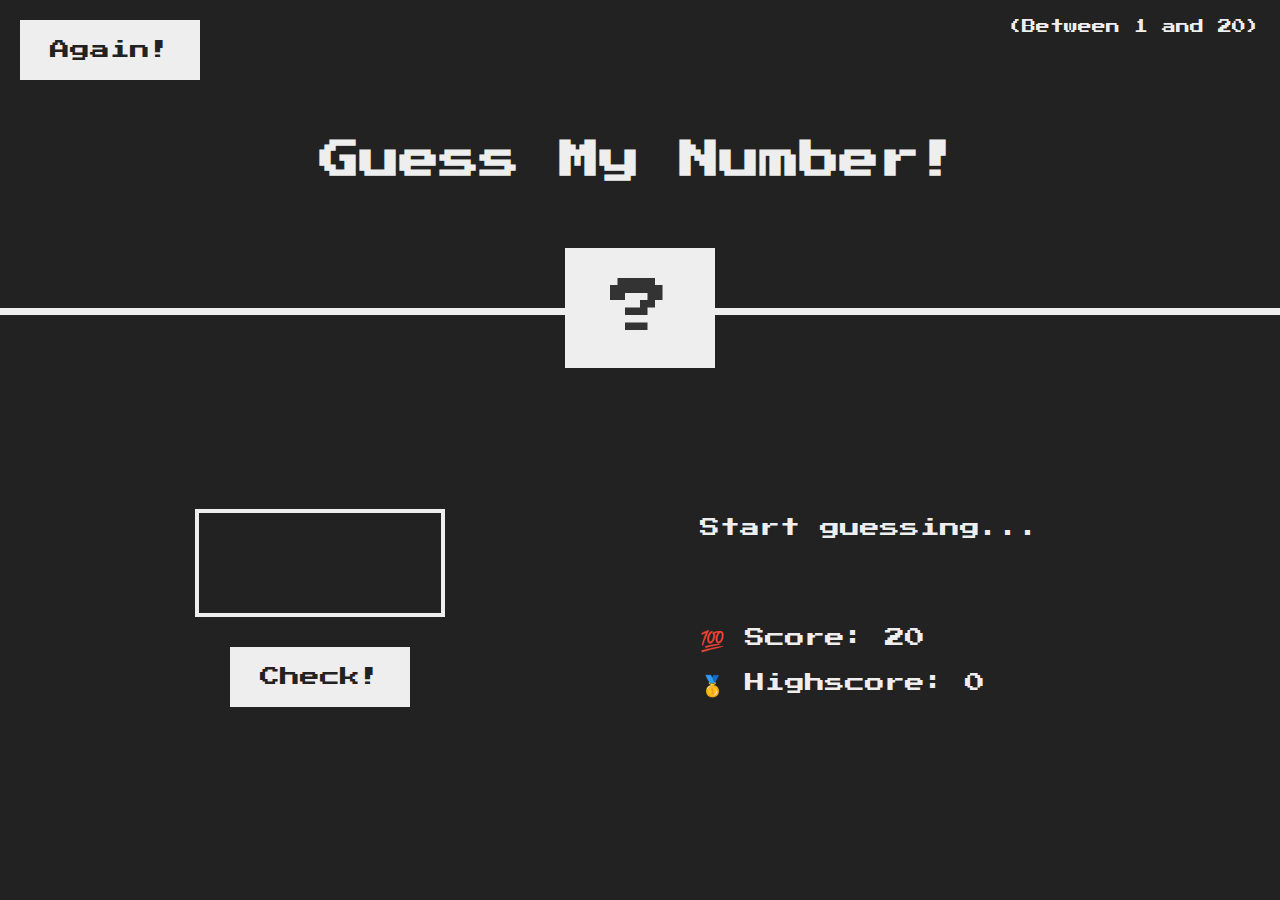
<file: GuessMyNumber/index.html>
<!DOCTYPE html>
<html lang="en">
  <head>
    <meta charset="UTF-8" />
    <meta name="viewport" content="width=device-width, initial-scale=1.0" />
    <meta http-equiv="X-UA-Compatible" content="ie=edge" />
    <link rel="stylesheet" href="style.css" />
    <title>Guess My Number!</title>
  </head>
  <body>
    <header>
      <h1>Guess My Number!</h1>
      <p class="between">(Between 1 and 20)</p>
      <button class="btn again">Again!</button>
      <div class="number">?</div>
    </header>
    <main>
      <section class="left">
        <input type="number" class="guess" />
        <button class="btn check">Check!</button>
      </section>
      <section class="right">
        <p class="message">Start guessing...</p>
        <p class="label-score">💯 Score: <span class="score">20</span></p>
        <p class="label-highscore">
          🥇 Highscore: <span class="highScore">0</span>
        </p>
      </section>
    </main>
    <script src="script.js"></script>
  </body>
</html>
</file>
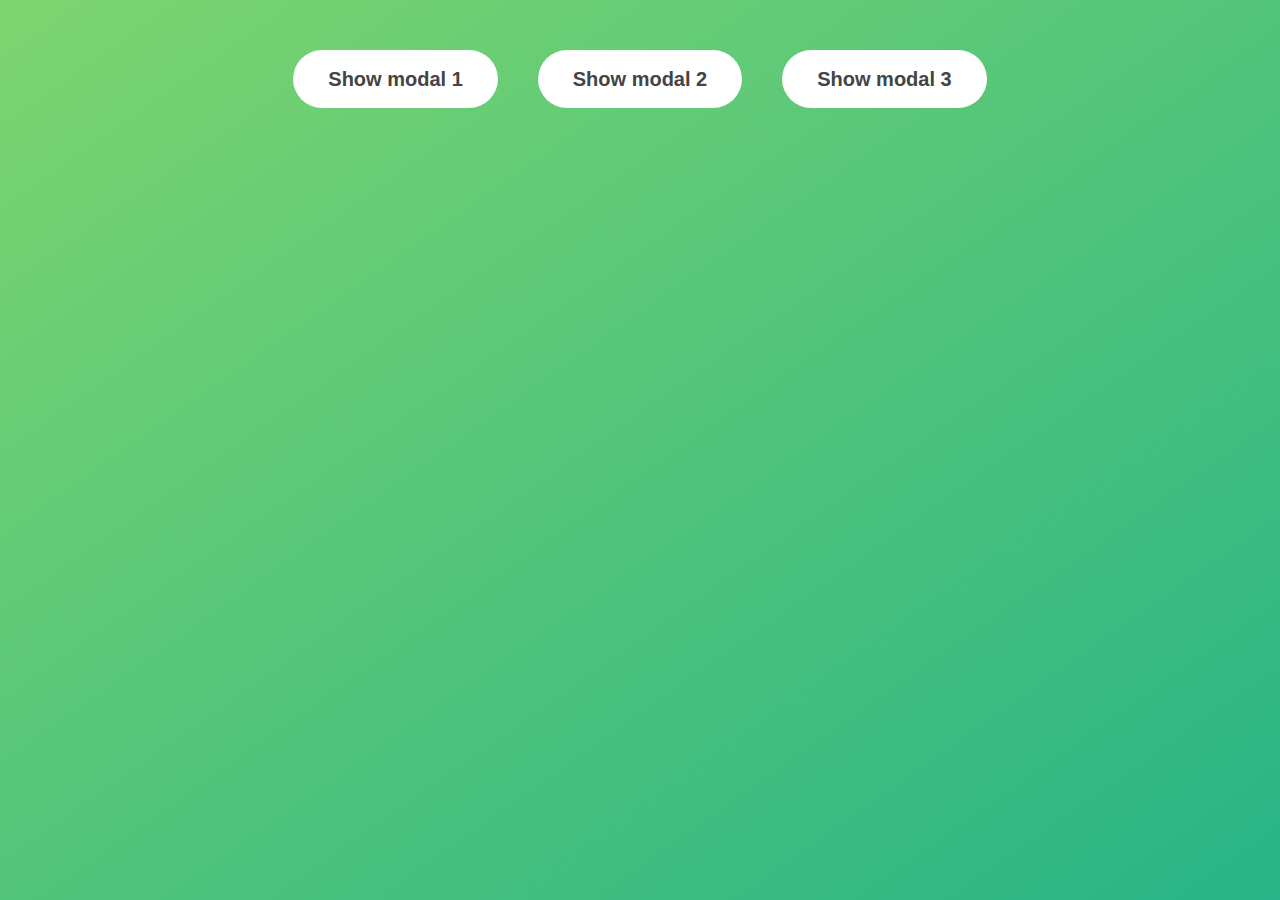
<file: ModelWindow/index.html>
<!DOCTYPE html>
<html lang="en">
  <head>
    <meta charset="UTF-8" />
    <meta name="viewport" content="width=device-width, initial-scale=1.0" />
    <meta http-equiv="X-UA-Compatible" content="ie=edge" />
    <link rel="stylesheet" href="style.css" />
    <title>Modal window</title>
  </head>
  <body>
    <button class="show-modal">Show modal 1</button>
    <button class="show-modal">Show modal 2</button>
    <button class="show-modal">Show modal 3</button>

    <div class="modal hidden">
      <button class="close-modal">&times;</button>
      <h1>I'm a modal window 😍</h1>
      <p>
        Lorem ipsum dolor sit amet, consectetur adipisicing elit, sed do eiusmod
        tempor incididunt ut labore et dolore magna aliqua. Ut enim ad minim
        veniam, quis nostrud exercitation ullamco laboris nisi ut aliquip ex ea
        commodo consequat. Duis aute irure dolor in reprehenderit in voluptate
        velit esse cillum dolore eu fugiat nulla pariatur. Excepteur sint
        occaecat cupidatat non proident, sunt in culpa qui officia deserunt
        mollit anim id est laborum.
      </p>
    </div>
    <div class="overlay hidden"></div>

    <script src="script.js"></script>
  </body>
</html>
</file>
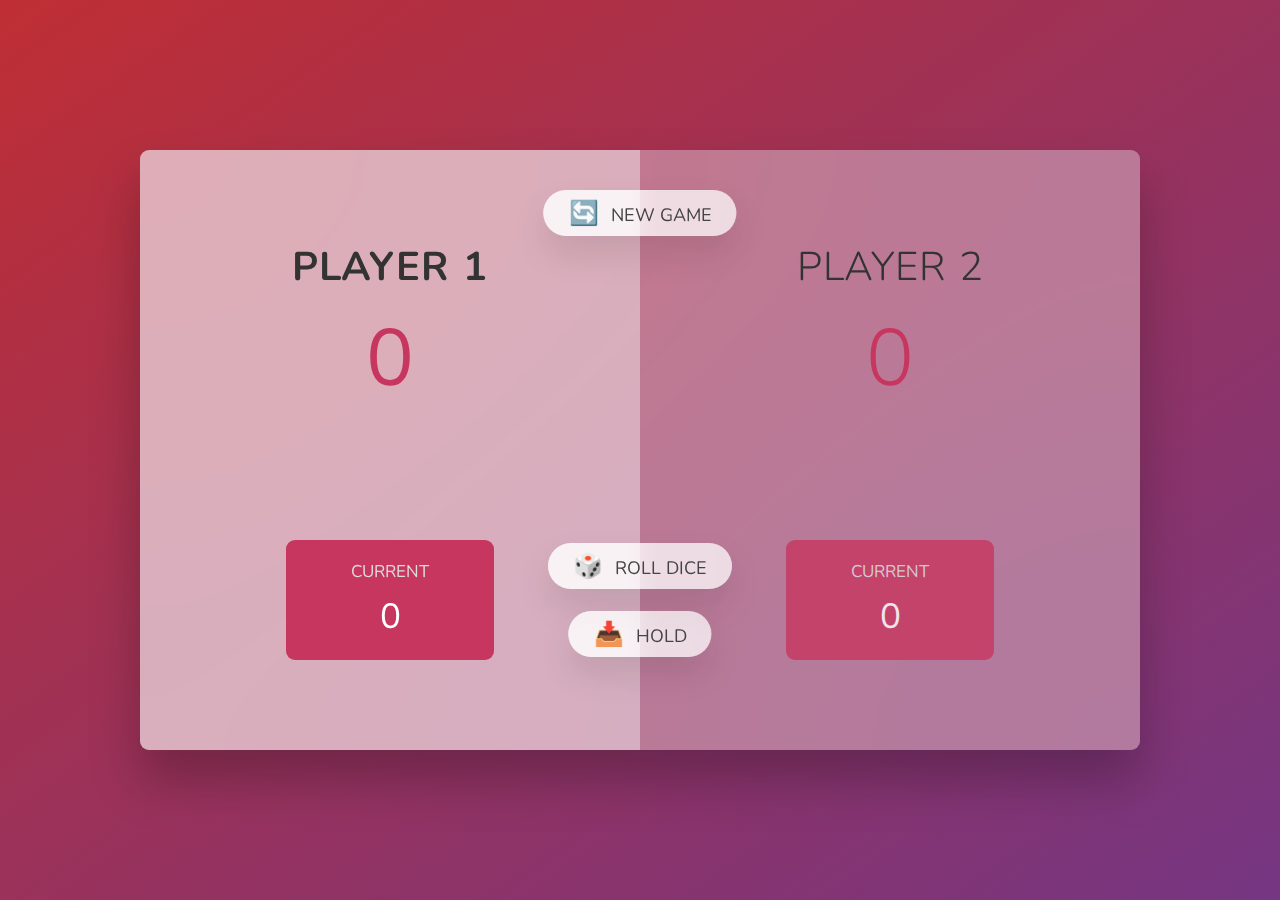
<file: PigGame/index.html>
<!DOCTYPE html>
<html lang="en">
  <head>
    <meta charset="UTF-8" />
    <meta name="viewport" content="width=device-width, initial-scale=1.0" />
    <meta http-equiv="X-UA-Compatible" content="ie=edge" />
    <link rel="stylesheet" href="style.css" />
    <title>Pig Game</title>
  </head>
  <body>
    <main>
      <section class="player player--0 player--active">
        <h2 class="name" id="name--0">Player 1</h2>
        <p class="score" id="score--0">43</p>
        <div class="current">
          <p class="current-label">Current</p>
          <p class="current-score" id="current--0">0</p>
        </div>
      </section>
      <section class="player player--1">
        <h2 class="name" id="name--1">Player 2</h2>
        <p class="score" id="score--1">24</p>
        <div class="current">
          <p class="current-label">Current</p>
          <p class="current-score" id="current--1">0</p>
        </div>
      </section>

      <img src="dice-5.png" alt="Playing dice" class="dice" />
      <button class="btn btn--new">🔄 New game</button>
      <button class="btn btn--roll">🎲 Roll dice</button>
      <button class="btn btn--hold">📥 Hold</button>
    </main>
    <script src="script.js"></script>
  </body>
</html>
</file>
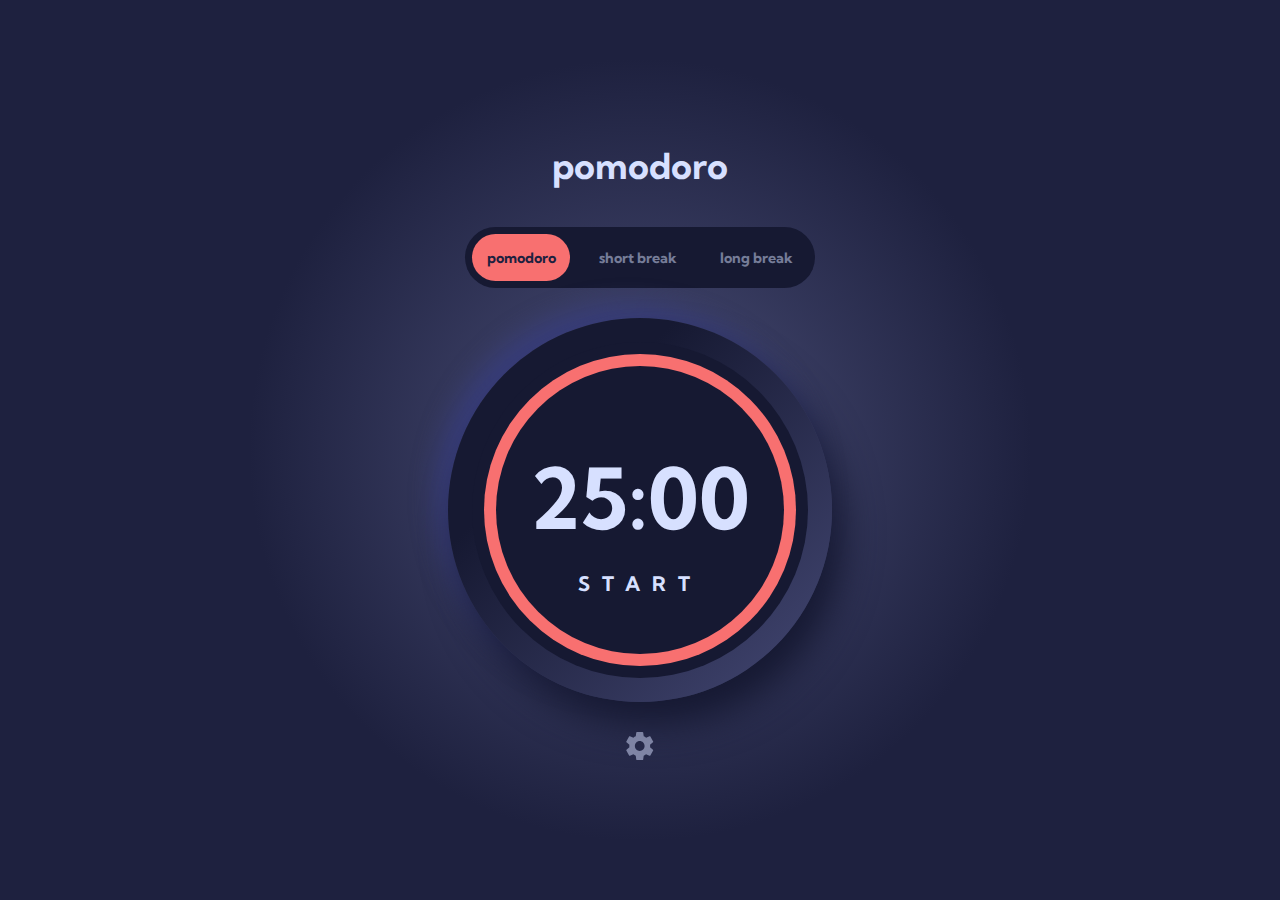
<file: PomodoroApp/index.html>
<!DOCTYPE html>
<html lang="en">

<head>
    <meta charset="UTF-8">
    <meta http-equiv="X-UA-Compatible" content="IE=edge">
    <meta name="viewport" content="width=device-width, initial-scale=1.0">
    <link rel="stylesheet" href="style.css">
    <script src="script.js" defer></script>
    <title>Pomodoro App</title>
</head>

<body>
    <div class="container">
        <h2>pomodoro</h2>
        <div class="time-options">
            <div class="time-option active" data-time="25" id="pomodoro">pomodoro</div>
            <div class="time-option" data-time="5" id="short">short break</div>
            <div class="time-option" data-time="15" id="long">Long Break</div>
        </div>
        <div class="timer-wrapper">
            <div class="timer-wrapper-middle">

                <div class="timer-wrapper-inner">
                    <h1 id="time">
                        <span id="min">25</span>
                        <span>:</span>
                        <span id="sec">00</span>
                    </h1>
                    <small>Start</small>
                </div>
            </div>
        </div>
        <div class="settings-icon">
            <img src="./images/settings.svg" alt="settings">
        </div>
        <dialog>
            <div class="settings-wrapper">
                <div class="top">
                    <h3>Settings</h3>
                    <button class="settings-cross">x</button>
                </div>
                <hr id="shr">
                <div class="bottom">
                    <div class="time-settings">
                        <p>Time (Minutes)</p>
                        <div class="settings">
                            <div class="setting">
                                <label for="pomodoro-length">Pomodoro</label>
                                <input type="number" id="pomodoro-length" value="25">
                            </div>
                            <div class="setting">
                                <label for="short-break-length">Short Break</label>
                                <input type="number" id="short-break-length" value="5">
                            </div>
                            <div class="setting">
                                <label for="long-break-length">Long Break</label>
                                <input type="number" id="long-break-length" value="15">
                            </div>
                        </div>
                    </div>
                    <hr>
                    <div class="font-settings">
                        <p>Font</p>
                        <div class="font-options">
                            <div class="font-option active font-1" data-font="var(--font-1)">Aa</div>
                            <div class="font-option font-2" data-font="var(--font-2)">Aa</div>
                            <div class="font-option font-3" data-font="var(--font-3)">Aa</div>
                        </div>
                    </div>
                    <hr>
                    <div class="color-settings">
                        <p>color</p>
                        <div class="color-options">
                            <div class="color-option active color-1" data-color="var(--accent-1)"></div>
                            <div class="color-option color-2" data-color="var(--accent-2)"></div>
                            <div class="color-option color-3" data-color="var(--accent-3)"></div>
                        </div>
                    </div>
                </div>
                <button>Apply</button>
            </div>

        </dialog>
    </div>
</body>

</html>
</file>
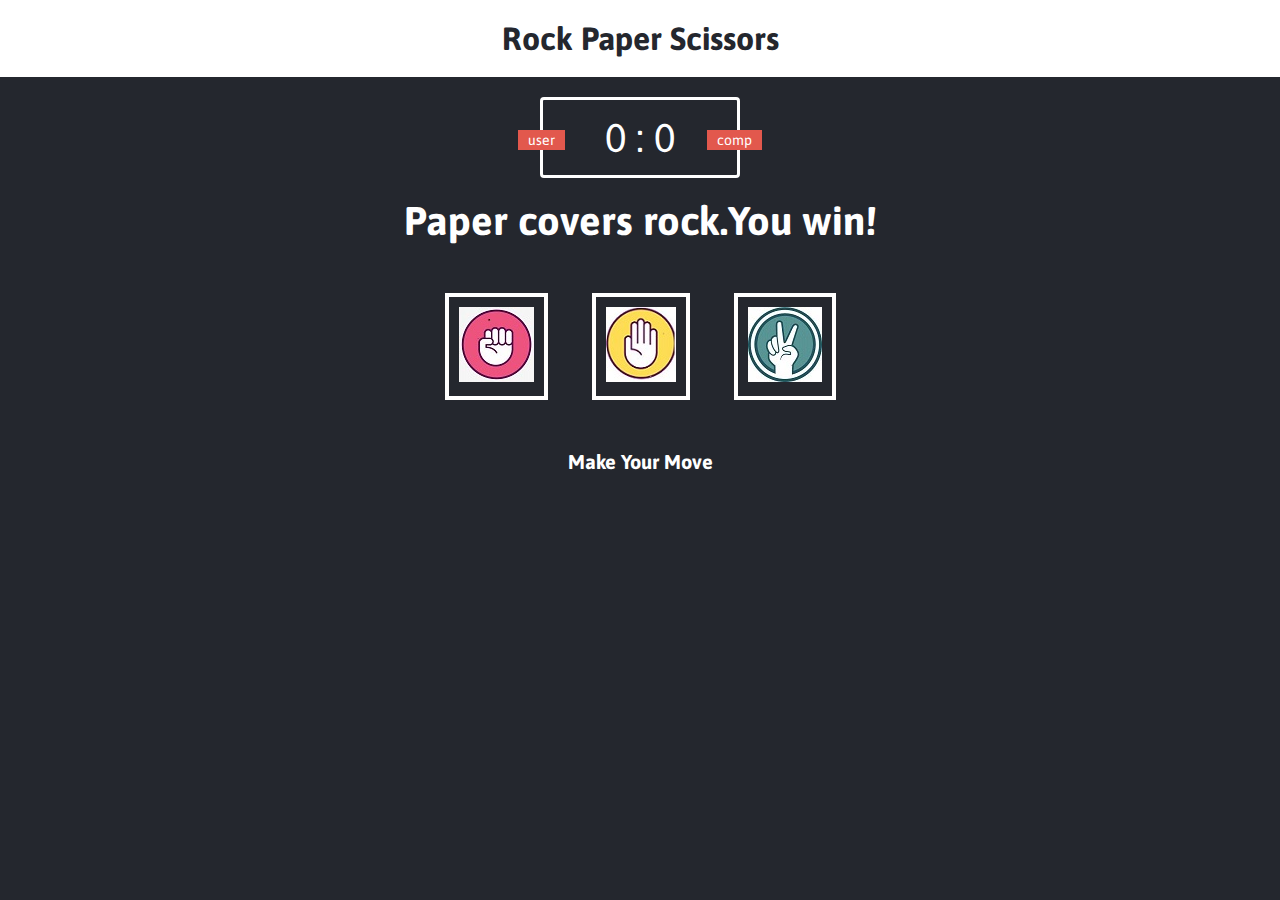
<file: RockPaperScissor/index.html>
<!DOCTYPE html>
<html lang="en">
<head>
    <meta charset="UTF-8">
    <meta http-equiv="X-UA-Compatible" content="IE=edge">
    <meta name="viewport" content="width=device-width, initial-scale=1.0">
    <title>Rock Paper Scissors Game</title>
    <link rel="stylesheet" href="style.css">
</head>
<body>
    <header>
        <h1>Rock Paper Scissors</h1>
    </header>
    <div class="score-board">
        <div id="user-label" class="badge">user</div>
        <div id="computer-label" class="badge">comp</div>
        <span id="user-score">0 :</span>
        <span id="computer-score">0</span>
    </div>

    <div class="result">
        <p>Paper covers rock.You win!</p>
    </div>

    <div class="choices">
        <div class="choice">
            <img src="images/Rock.jfif" id="r" class="src">
        </div>  
        <div class="choice">
            <img src="images/Paper.jfif" id="p" class="src">
        </div>
        <div class="choice">
            <img src="images/scissor.jfif" id="s" class="src">
        </div>
    </div>

    <p id="action-message">Make Your Move</p>
    <script src="app.js"></script>
</body>
</html>
</file>
<file: GuessMyNumber/style.css>
@import url("https://fonts.googleapis.com/css?family=Press+Start+2P&display=swap");

* {
  margin: 0;
  padding: 0;
  box-sizing: inherit;
}

html {
  font-size: 62.5%;
  box-sizing: border-box;
}

body {
  font-family: "Press Start 2P", sans-serif;
  color: #eee;
  background-color: #222;
  /* background-color: #60b347; */
}

/* LAYOUT */
header {
  position: relative;
  height: 35vh;
  border-bottom: 7px solid #eee;
}

main {
  height: 65vh;
  color: #eee;
  display: flex;
  align-items: center;
  justify-content: space-around;
}

.left {
  width: 52rem;
  display: flex;
  flex-direction: column;
  align-items: center;
}

.right {
  width: 52rem;
  font-size: 2rem;
}

/* ELEMENTS STYLE */
h1 {
  font-size: 4rem;
  text-align: center;
  position: absolute;
  width: 100%;
  top: 52%;
  left: 50%;
  transform: translate(-50%, -50%);
}

.number {
  background: #eee;
  color: #333;
  font-size: 6rem;
  width: 15rem;
  padding: 3rem 0rem;
  text-align: center;
  position: absolute;
  bottom: 0;
  left: 50%;
  transform: translate(-50%, 50%);
}

.between {
  font-size: 1.4rem;
  position: absolute;
  top: 2rem;
  right: 2rem;
}

.again {
  position: absolute;
  top: 2rem;
  left: 2rem;
}

.guess {
  background: none;
  border: 4px solid #eee;
  font-family: inherit;
  color: inherit;
  font-size: 5rem;
  padding: 2.5rem;
  width: 25rem;
  text-align: center;
  display: block;
  margin-bottom: 3rem;
}

.btn {
  border: none;
  background-color: #eee;
  color: #222;
  font-size: 2rem;
  font-family: inherit;
  padding: 2rem 3rem;
  cursor: pointer;
}

.btn:hover {
  background-color: #ccc;
}

.message {
  margin-bottom: 8rem;
  height: 3rem;
}

.label-score {
  margin-bottom: 2rem;
}
</file>
<file: ModelWindow/style.css>
* {
  margin: 0;
  padding: 0;
  box-sizing: inherit;
}

html {
  font-size: 62.5%;
  box-sizing: border-box;
}

body {
  font-family: sans-serif;
  color: #333;
  line-height: 1.5;
  height: 100vh;
  position: relative;
  display: flex;
  align-items: flex-start;
  justify-content: center;
  background: linear-gradient(to top left, #28b487, #7dd56f);
}

.show-modal {
  font-size: 2rem;
  font-weight: 600;
  padding: 1.75rem 3.5rem;
  margin: 5rem 2rem;
  border: none;
  background-color: #fff;
  color: #444;
  border-radius: 10rem;
  cursor: pointer;
}

.close-modal {
  position: absolute;
  top: 1.2rem;
  right: 2rem;
  font-size: 5rem;
  color: #333;
  cursor: pointer;
  border: none;
  background: none;
}

h1 {
  font-size: 2.5rem;
  margin-bottom: 2rem;
}

p {
  font-size: 1.8rem;
}

/* -------------------------- */
/* CLASSES TO MAKE MODAL WORK */
.hidden {
  display: none;
}

.modal {
  position: absolute;
  top: 50%;
  left: 50%;
  transform: translate(-50%, -50%);
  width: 70%;

  background-color: white;
  padding: 6rem;
  border-radius: 5px;
  box-shadow: 0 3rem 5rem rgba(0, 0, 0, 0.3);
  z-index: 10;
}

.overlay {
  position: absolute;
  top: 0;
  left: 0;
  width: 100%;
  height: 100%;
  background-color: rgba(0, 0, 0, 0.6);
  backdrop-filter: blur(3px);
  z-index: 5;
}
</file>
<file: PigGame/style.css>
@import url('https://fonts.googleapis.com/css2?family=Nunito&display=swap');

* {
  margin: 0;
  padding: 0;
  box-sizing: inherit;
}

html {
  font-size: 62.5%;
  box-sizing: border-box;
}

body {
  font-family: 'Nunito', sans-serif;
  font-weight: 400;
  height: 100vh;
  color: #333;
  background-image: linear-gradient(to top left, #753682 0%, #bf2e34 100%);
  display: flex;
  align-items: center;
  justify-content: center;
}

/* LAYOUT */
main {
  position: relative;
  width: 100rem;
  height: 60rem;
  background-color: rgba(255, 255, 255, 0.35);
  backdrop-filter: blur(200px);
  filter: blur();
  box-shadow: 0 3rem 5rem rgba(0, 0, 0, 0.25);
  border-radius: 9px;
  overflow: hidden;
  display: flex;
}

.player {
  flex: 50%;
  padding: 9rem;
  display: flex;
  flex-direction: column;
  align-items: center;
  transition: all 0.75s;
}

/* ELEMENTS */
.name {
  position: relative;
  font-size: 4rem;
  text-transform: uppercase;
  letter-spacing: 1px;
  word-spacing: 2px;
  font-weight: 300;
  margin-bottom: 1rem;
}

.score {
  font-size: 8rem;
  font-weight: 300;
  color: #c7365f;
  margin-bottom: auto;
}

.player--active {
  background-color: rgba(255, 255, 255, 0.4);
}
.player--active .name {
  font-weight: 700;
}
.player--active .score {
  font-weight: 400;
}

.player--active .current {
  opacity: 1;
}

.current {
  background-color: #c7365f;
  opacity: 0.8;
  border-radius: 9px;
  color: #fff;
  width: 65%;
  padding: 2rem;
  text-align: center;
  transition: all 0.75s;
}

.current-label {
  text-transform: uppercase;
  margin-bottom: 1rem;
  font-size: 1.7rem;
  color: #ddd;
}

.current-score {
  font-size: 3.5rem;
}

/* ABSOLUTE POSITIONED ELEMENTS */
.btn {
  position: absolute;
  left: 50%;
  transform: translateX(-50%);
  color: #444;
  background: none;
  border: none;
  font-family: inherit;
  font-size: 1.8rem;
  text-transform: uppercase;
  cursor: pointer;
  font-weight: 400;
  transition: all 0.2s;

  background-color: white;
  background-color: rgba(255, 255, 255, 0.6);
  backdrop-filter: blur(10px);

  padding: 0.7rem 2.5rem;
  border-radius: 50rem;
  box-shadow: 0 1.75rem 3.5rem rgba(0, 0, 0, 0.1);
}

.btn::first-letter {
  font-size: 2.4rem;
  display: inline-block;
  margin-right: 0.7rem;
}

.btn--new {
  top: 4rem;
}
.btn--roll {
  top: 39.3rem;
}
.btn--hold {
  top: 46.1rem;
}

.btn:active {
  transform: translate(-50%, 3px);
  box-shadow: 0 1rem 2rem rgba(0, 0, 0, 0.15);
}

.btn:focus {
  outline: none;
}

.dice {
  position: absolute;
  left: 50%;
  top: 16.5rem;
  transform: translateX(-50%);
  height: 10rem;
  box-shadow: 0 2rem 5rem rgba(0, 0, 0, 0.2);
}

.player--winner {
  background-color: #2f2f2f;
}

.player--winner .name {
  font-weight: 700;
  color: #c7365f;
}

.hidden {
  display: none;
}
</file>
<file: PomodoroApp/style.css>
@import url(https://fonts.googleapis.com/css?family=Kumbh+Sans:300,400,700|Roboto+Slab:300,400,700|Space+Mono:300,400,700);

*,
*::after,
*::before {
    box-sizing: border-box;
}

:root {
    --clr-bg: #1e213f;
    --accent-1: #f87070;
    --accent-2: #70f3f8;
    --accent-3: #d881f8;
    --font-1: "Kumbh Sans", sans-serif;
    --font-2: "Roboto Slab", serif;
    --font-3: "Space Mono", monospace;
    --clr-text: #d7e0ff;
    --clr-text-dark: #1e213f;
    --clr-setting-text: #161932;
    --clr-setting-bg: #fff;
    --input-bg : #eff1fa;

    --accent-default: #f87070;
    --font-default: "Kumbh Sans", sans-serif;
    --clr-timer-bg: #161932;
}

body {
    display: flex;
    align-items: center;
    justify-content: center;
    min-height: 100vh;
    background-color: var(--clr-bg);
    background: radial-gradient(circle, #4a4e77 0%, var(--clr-bg) 50%);
    font-family: var(--font-default);
    color: var(--clr-text);
    font-size: 1.5em;
    margin: 0;
    overflow-x: hidden;
}

body.end {
    color: var(--accent-default);
    animation: blinker 0.5s linear infinite;
}

@keyframes blinker {
    50% {
        opacity: 0;
    }
}

.container {
    display: flex;
    flex-direction: column;
    align-items: center;
    justify-content: center;
    gap: 1.25em;
}

h2 {
    margin: 0.25em 0;
}


.time-options {
    display: flex;
    text-transform: lowercase;
    gap: 1em;
    font-size: .6em;
    background-color: var(--clr-timer-bg);
    padding: .5em;
    border-radius: 3em;
}

.time-option {
    padding: 1em;
    font-weight: 700;
    border-radius: 3em;
    opacity: .5;
}

.time-option:hover {
    background: var(--accent-default);
    color: var(--clr-text-dark);
    opacity: 0.5;
    transition-duration: 0.5s;
}

.time-option.active {
    opacity: 1;
    color: var(--clr-text-dark);
    background: var(--accent-default);
    animation: wobble 0.25s ease-in-out;
}

@keyframes wobble {
    0% {
        transform: rotate(0deg);
    }
    50% {
        transform: rotate(5deg);
    }
    100% {
        transform: rotate(0deg);
    }
}

.timer-wrapper {
    background: linear-gradient(135deg, var(--clr-timer-bg) 0%,var(--clr-timer-bg) 30%, #444874 100%);
    border-radius: 100%;
    padding: 1em;
    box-shadow: 12px 24px 36px var(--clr-timer-bg), -12px -12px 24px #393e7c;
    cursor: pointer;
    user-select: none;
}

.timer-wrapper:active {
    transform: scale(0.95);
    transition-duration: 0.5s;
}

.timer-wrapper-inner {
    background: var(--clr-timer-bg);
    padding: 1.5em;
    aspect-ratio: 1;
    border-radius: 100%;
    display: flex;
    flex-direction: column;
    justify-content: center;
    align-items: center;
    z-index: 2;
    width: 12em;
}

.timer-wrapper-middle {
    background: var(--clr-timer-bg);
    padding: 1em;
    border-radius: 100%;
    z-index: 0;
    position: relative;
    --progress: 100%;
}

.timer-wrapper-middle::after{
    content: "";
    position: absolute;
    inset: 0.5em;
    background: var(--accent-default);
    background: conic-gradient(var(--accent-default) 0%,var(--accent-default) var(--progress),var(--clr-timer-bg) 0%);
    border-radius: 100%;
    z-index: -1;
}

.timer-wrapper-inner small {
    letter-spacing: 1ch;
    text-transform: uppercase;
    font-weight: 700;
}

.timer-wrapper-inner h1 {
    font-size: 3.5em;
    margin: 0.25em 0;
    font-weight: 700;
    display: flex;
}

dialog{
    border: none;
    max-width: fit-content;
    background: transparent;
    width: 100%;
    animation: emerge-from-source 0.5s ease-in-out;
    margin-inline: auto;
}

@keyframes emerge-from-source {
    0% {
        transform: perspective(1000px);
    }
    100% {
        transform: perspective(1000px);
    }
}

@keyframes emerge {
    0% {
        transform: rotateX(90deg) rotateY(-90deg) rotateZ(90deg);
        width: 0;
    }
    50% {
        transform: rotateX(0deg) rotateY(0deg) rotateZ(0deg);
        width: 100%;
    }
}

.settings-wrapper {
    display: flex;
    border-radius: 1em;
    flex-direction: column;
    justify-content: center;
    color: var(--clr-setting-text);
    background: var(--clr-setting-bg);
    padding: 1.5em;
    position: relative;
    gap: 1em;
    animation: emerge 0.5s ease-in-out;
}

.settings-wrapper .top {
    display: flex;
    justify-content: space-between;
    align-items: center;
}


.settings-wrapper .top button {
    all: unset;
    color: var(--clr-bg);
    opacity: .5;
    cursor: pointer;
}

.settings-wrapper .bottom p {
    letter-spacing: 0.5ch;
    text-transform: uppercase;
    font-size: 0.6em;
    font-weight: 700;
}

.settings-wrapper .bottom label {
    text-transform: lowercase;
    font-size: 0.6em;
    font-weight: 700;
    opacity: .5;
}

.time-settings .settings{
    display: flex;
    flex-wrap: wrap;
    gap: 1em;
}

.time-settings .setting{
    display: flex;
    flex-direction: column;
    gap: 0.25em;
}


.setting input{
    max-width: 8em;
    padding: 1em;
    border: none;
    background: var(--input-bg);
    border-radius: 0.5em;
    font-family: var(--font-default);
    font-weight: 700;
    font-size: 0.75em;
    opacity: 0.8;
    outline: none;
}

#shr {
    background: var(--clr-timer-bg);
    opacity: 0.25;
    height: 0.5px;
    width: 100%;
    border: none;
    position: absolute;
    transform: scale(1.2);
    top: 20%;
}
.font-settings, .color-settings {
    display: flex;
    justify-content: space-between;
    align-items: center;
}
.font-options, .color-options{
    display: flex;
    gap: 0.5em;
}

.font-option, .color-option {
    height: 2.5em;
    width: 2.5em;
    font-size: 0.8em;
    font-weight: normal;
    font-weight: 700;
    border-radius: 3em;
    background: var(--clr-text);
    color: var(--clr-setting-text);
    display: flex;
    align-items: center;
    justify-content: center;
}
.font-option.active{
    color: var(--clr-setting-bg);
    background-color: var(--clr-setting-text);
}

.font-option.font-1{
    font-family: var(--font-1);    
}

.font-option.font-2{
    font-family: var(--font-2);
}

.font-option.font-3{
    font-family: var(--font-3);
}

.color-option.color-1{
    background-color: var(--accent-1);
}

.color-option.color-2{
    background-color: var(--accent-2);
}

.color-option.color-3{
    background-color: var(--accent-3);
}

.color-option.active {
    position: relative;
}

.color-option.active::after {
    position: absolute;
    inset: 0;
    content: '';
    background: url("data:image/svg+xml;charset=utf-8,%3Csvg width='15' height='11' fill='none' xmlns='http://www.w3.org/2000/svg'%3E%3Cpath d='M1 5.5l3.953 3.953L13.405 1' stroke='%23161932' stroke-width='2'/%3E%3C/svg%3E") no-repeat center;
}

.settings-wrapper button {
    all: unset;
    color: var(--clr-setting-bg);
    background: var(--accent-default);
    padding: 0.75em 2.5em;
    border-radius: 3em;
    font-weight: 700;
    font-size: 0.75em;
    width: fit-content;
    transform: translateY(120%);
    cursor: pointer;
    margin-inline: auto;
}

dialog > div > button:hover {
    transform: translateY(120%) scale(1.05);
}

.settings-icon, .time-option, .font-option, .color-option {
    cursor: pointer;
}

.settings-icon:hover {
    transform: scale(1.1);
}
</file>
<file: RockPaperScissor/style.css>
@import url('https://fonts.googleapis.com/css2?family=Asap&family=Staatliches&display=swap');

*{
    margin:0;
    padding: 0;
    box-sizing: border-box;
}

body{
    background:#24272E ;
}
header{
    background: white;
    padding: 20px;
}

header>h1{
    color: #24272E;
    text-align: center;
    font-family: 'Asap', sans-serif;
}

.score-board{
    margin: 20px auto;
    border:3px solid white;
    border-radius: 4px;
    text-align: center;
    width: 200px;
    color: white;
    font-size: 40px;
    padding: 15px 20px;
    font-family: 'Asap', sans-serif;
    position: relative;
}

.badge{
    background: #E2584D;
    color:white;
    font-size: 14px;
    padding: 2px 10px;
    font-family: 'Asap', sans-serif;
}

#user-label{
    position: absolute;
    top: 30px;
    left: -25px;
}
#computer-label{
    position: absolute;
    top: 30px;
    right: -25px;
}

.result{
    font-size: 40px;
    color: white;
}

.result>p{
    text-align: center;
    font-family: 'Asap', sans-serif;
    font-weight: bold;
}

.choices{
    margin: 50px 0;
    text-align: center;
}

.choice{
    border: 4px solid white;
    border-radius: 0%;
    margin: 0 20px;
    padding: 10px;
    display: inline-block;
    transition: all 0.3s ease;
}

.choice:hover{
    cursor: pointer;
    background:#91bbb2; 
}

#action-message{
    text-align: center;
    color: white;
    font-family: Asap,sans-serif;
    font-weight: bold;
    font-size: 20px;
    margin-top: 20px;
}
</file>
